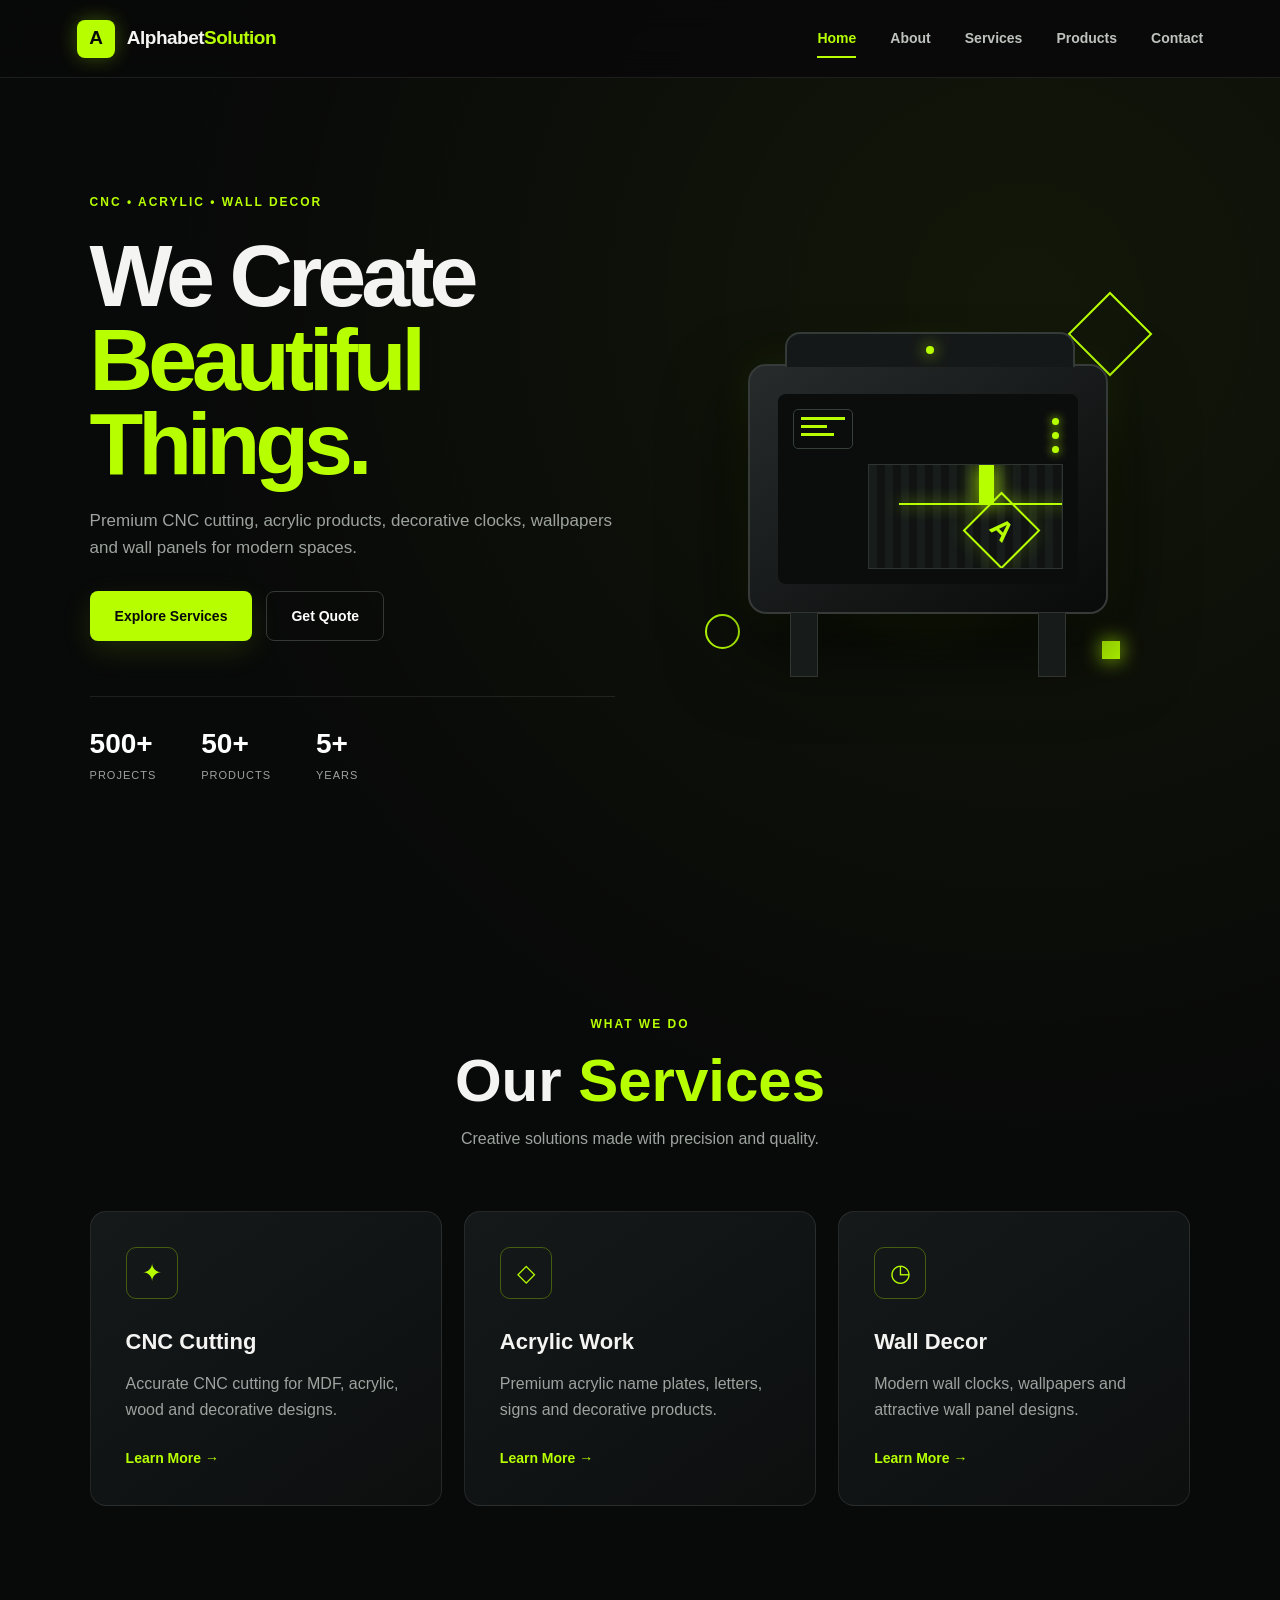
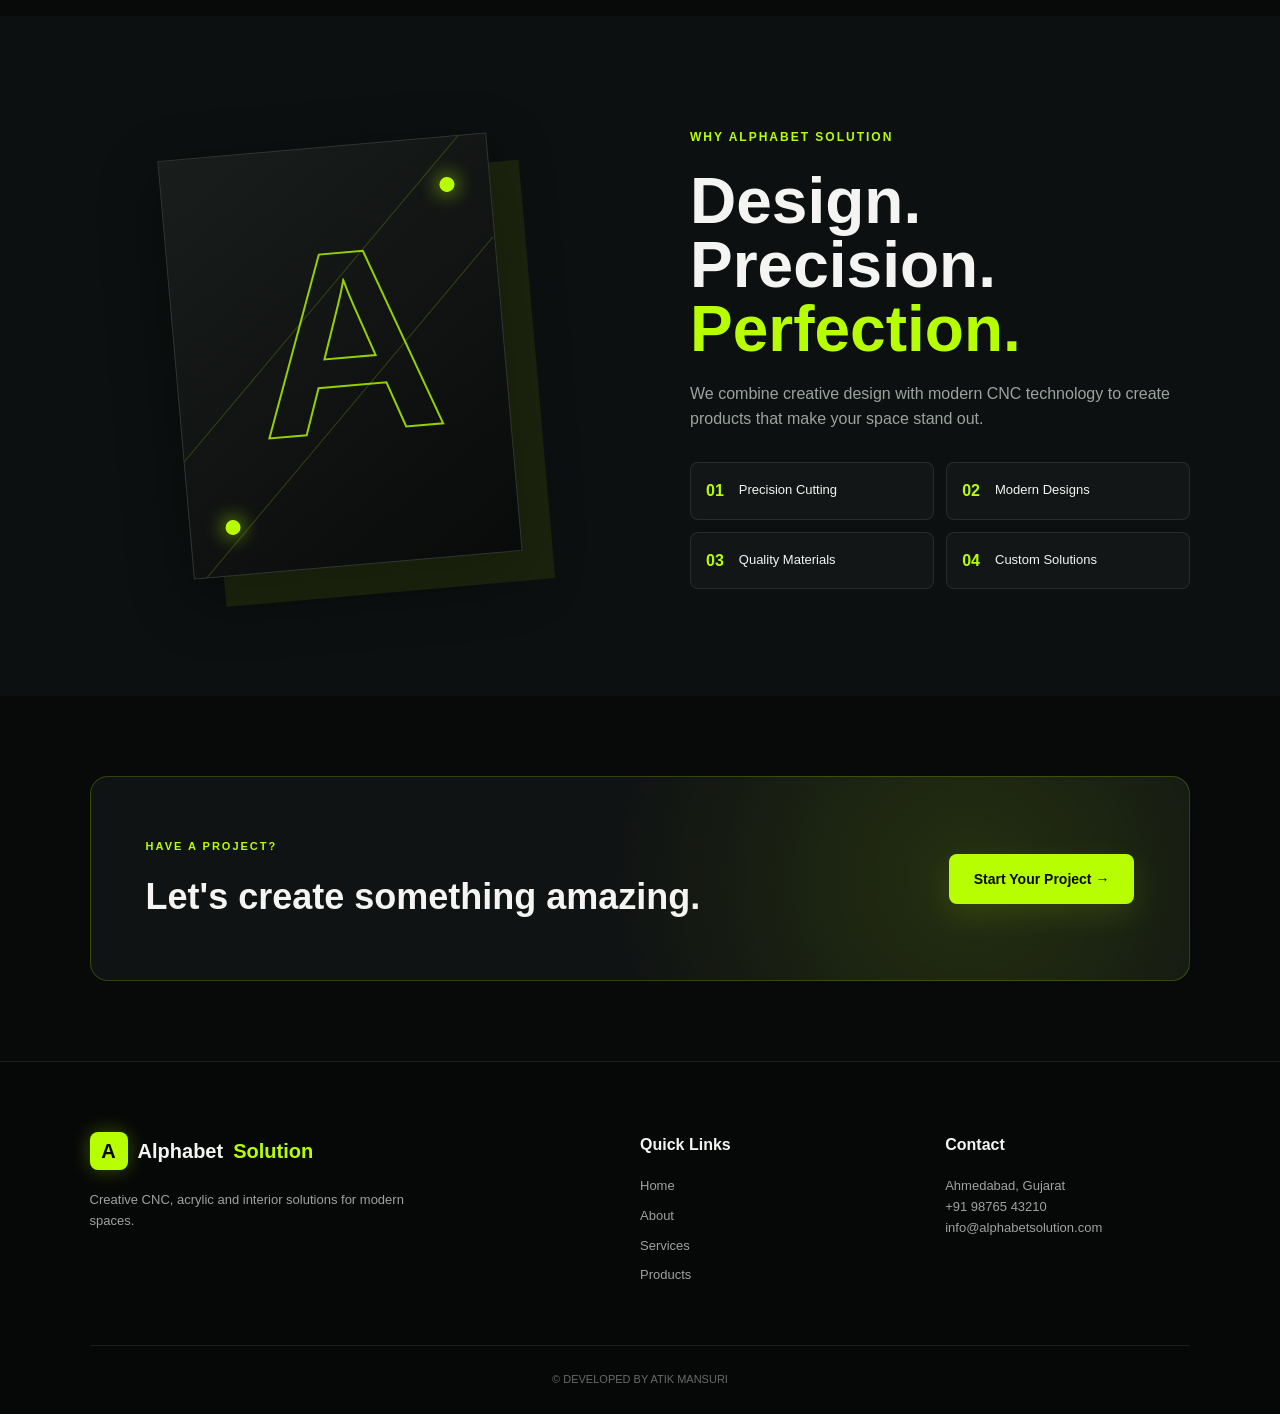
<file: index.html>
<!DOCTYPE html>
<html lang="en">
<head>
    <meta charset="UTF-8">
    <meta name="viewport" content="width=device-width, initial-scale=1.0">

    <title>Alphabet Solution | CNC & Interior Solutions</title>

    <link rel="stylesheet" href="css.css">
    <script src="java.js" defer></script>
</head>

<body>

<!-- NAVBAR -->
<header class="navbar">
    <a href="index.html" class="logo">
        <span class="logo-box">A</span>
        <span>Alphabet<span class="green">Solution</span></span>
    </a>

    <button class="menu-btn" id="menuBtn">☰</button>

    <nav id="nav">
        <a href="index.html" class="active">Home</a>
        <a href="about.html">About</a>
        <a href="services.html">Services</a>
        <a href="products.html">Products</a>
        <a href="contact.html">Contact</a>
    </nav>
</header>


<!-- HERO -->
<section class="hero">

    <div class="hero-content reveal-left">

        <div class="small-title">
            CNC • ACRYLIC • WALL DECOR
        </div>

        <h1>
            We Create
            <span>Beautiful Things.</span>
        </h1>

        <p>
            Premium CNC cutting, acrylic products, decorative
            clocks, wallpapers and wall panels for modern spaces.
        </p>

        <div class="hero-buttons">
            <a href="services.html" class="btn btn-primary">
                Explore Services
            </a>

            <a href="contact.html" class="btn btn-outline">
                Get Quote
            </a>
        </div>

        <div class="hero-mini-stats">
            <div>
                <strong data-count="500">0</strong>
                <span>Projects</span>
            </div>

            <div>
                <strong data-count="50">0</strong>
                <span>Products</span>
            </div>

            <div>
                <strong data-count="5">0</strong>
                <span>Years</span>
            </div>
        </div>

    </div>


    <!-- CSS GRAPHIC -->
    <div class="hero-graphic reveal-right">

        <div class="glow-circle"></div>

        <div class="machine">

            <div class="machine-top">
                <div class="top-light"></div>
            </div>

            <div class="machine-body">

                <div class="machine-screen">
                    <span></span>
                    <span></span>
                    <span></span>
                </div>

                <div class="machine-window">
                    <div class="laser"></div>
                    <div class="cut-head"></div>

                    <div class="work-piece">
                        A
                    </div>
                </div>

                <div class="machine-panel">
                    <span></span>
                    <span></span>
                    <span></span>
                </div>

            </div>

            <div class="machine-leg leg-left"></div>
            <div class="machine-leg leg-right"></div>

        </div>

        <div class="floating-shape diamond"></div>
        <div class="floating-shape circle"></div>
        <div class="floating-square"></div>

    </div>

</section>


<!-- SERVICES -->
<section class="section">

    <div class="section-heading reveal">
        <span>WHAT WE DO</span>
        <h2>Our <b>Services</b></h2>
        <p>Creative solutions made with precision and quality.</p>
    </div>

    <div class="cards">

        <div class="service-card reveal">
            <div class="card-icon">✦</div>
            <h3>CNC Cutting</h3>
            <p>
                Accurate CNC cutting for MDF, acrylic, wood
                and decorative designs.
            </p>
            <a href="services.html">Learn More →</a>
        </div>

        <div class="service-card reveal">
            <div class="card-icon">◇</div>
            <h3>Acrylic Work</h3>
            <p>
                Premium acrylic name plates, letters,
                signs and decorative products.
            </p>
            <a href="services.html">Learn More →</a>
        </div>

        <div class="service-card reveal">
            <div class="card-icon">◷</div>
            <h3>Wall Decor</h3>
            <p>
                Modern wall clocks, wallpapers and
                attractive wall panel designs.
            </p>
            <a href="services.html">Learn More →</a>
        </div>

    </div>

</section>


<!-- FEATURE -->
<section class="feature-section">

    <div class="feature-visual reveal-left">

        <div class="abstract-panel">
            <div class="panel-line line-one"></div>
            <div class="panel-line line-two"></div>

            <div class="abstract-letter">A</div>

            <div class="small-orb orb-one"></div>
            <div class="small-orb orb-two"></div>
        </div>

    </div>

    <div class="feature-content reveal-right">

        <span class="eyebrow">WHY ALPHABET SOLUTION</span>

        <h2>
            Design. Precision.
            <span>Perfection.</span>
        </h2>

        <p>
            We combine creative design with modern CNC technology
            to create products that make your space stand out.
        </p>

        <div class="feature-list">

            <div>
                <b>01</b>
                <span>Precision Cutting</span>
            </div>

            <div>
                <b>02</b>
                <span>Modern Designs</span>
            </div>

            <div>
                <b>03</b>
                <span>Quality Materials</span>
            </div>

            <div>
                <b>04</b>
                <span>Custom Solutions</span>
            </div>

        </div>

    </div>

</section>


<!-- CTA -->
<section class="cta reveal">

    <div>
        <span>HAVE A PROJECT?</span>
        <h2>Let's create something amazing.</h2>
    </div>

    <a href="contact.html" class="btn btn-primary">
        Start Your Project →
    </a>

</section>


<!-- FOOTER -->
<footer>

    <div class="footer-grid">

        <div>
            <div class="footer-logo">
                <span class="logo-box">A</span>
                Alphabet<span>Solution</span>
            </div>

            <p>
                Creative CNC, acrylic and interior
                solutions for modern spaces.
            </p>
        </div>

        <div>
            <h4>Quick Links</h4>
            <a href="index.html">Home</a>
            <a href="about.html">About</a>
            <a href="services.html">Services</a>
            <a href="products.html">Products</a>
        </div>

        <div>
            <h4>Contact</h4>
            <p>Ahmedabad, Gujarat</p>
            <p>+91 98765 43210</p>
            <p>info@alphabetsolution.com</p>
        </div>

    </div>

    <div class="copyright">
        © DEVELOPED BY ATIK MANSURI
    </div>

</footer>

</body>
</html>
</file>
<file: css.css>
/* =========================================
   ALPHABET SOLUTION
   MAIN CSS
========================================= */

:root {
    --bg: #080909;
    --bg2: #101212;
    --card: #131616;
    --card2: #181c1c;
    --text: #f4f5f2;
    --muted: #9da39f;
    --green: #b7ff00;
    --green-dark: #7ea900;
    --border: rgba(255,255,255,.09);
    --shadow: 0 20px 60px rgba(0,0,0,.4);
}


* {
    margin: 0;
    padding: 0;
    box-sizing: border-box;
}


html {
    scroll-behavior: smooth;
}


body {
    background:
        radial-gradient(
            circle at 80% 10%,
            rgba(183,255,0,.06),
            transparent 30%
        ),
        var(--bg);

    color: var(--text);

    font-family:
        Arial,
        Helvetica,
        sans-serif;

    line-height: 1.6;

    overflow-x: hidden;
}


a {
    color: inherit;
    text-decoration: none;
}


button,
input,
textarea,
select {
    font: inherit;
}


button {
    cursor: pointer;
}


/* =========================================
   NAVBAR
========================================= */

.navbar {
    height: 78px;

    padding: 0 6%;

    display: flex;
    align-items: center;
    justify-content: space-between;

    background: rgba(8,9,9,.88);

    border-bottom: 1px solid var(--border);

    backdrop-filter: blur(15px);

    position: sticky;
    top: 0;

    z-index: 1000;
}


.logo {
    display: flex;
    align-items: center;
    gap: 12px;

    font-size: 19px;
    font-weight: 800;

    letter-spacing: -.5px;
}


.logo-box {
    width: 38px;
    height: 38px;

    display: grid;
    place-items: center;

    background: var(--green);

    color: #080909;

    font-weight: 900;

    border-radius: 8px;

    box-shadow:
        0 0 20px rgba(183,255,0,.3);
}


.green,
.footer-logo span:last-child {
    color: var(--green);
}


nav {
    display: flex;
    align-items: center;
    gap: 34px;
}


nav a {
    color: #bfc3bf;

    font-size: 14px;
    font-weight: 600;

    position: relative;

    transition: .3s;
}


nav a:hover,
nav a.active {
    color: var(--green);
}


nav a::after {
    content: "";

    position: absolute;

    left: 0;
    bottom: -8px;

    width: 0;
    height: 2px;

    background: var(--green);

    transition: .3s;
}


nav a:hover::after,
nav a.active::after {
    width: 100%;
}


.menu-btn {
    display: none;

    background: none;
    border: none;

    color: white;

    font-size: 28px;
}


/* =========================================
   BUTTONS
========================================= */

.btn {
    display: inline-flex;

    align-items: center;
    justify-content: center;

    min-height: 50px;

    padding: 0 24px;

    border-radius: 8px;

    font-size: 14px;
    font-weight: 800;

    transition: .3s;

    border: 1px solid transparent;
}


.btn-primary {
    background: var(--green);
    color: #090a08;

    box-shadow:
        0 10px 30px rgba(183,255,0,.12);
}


.btn-primary:hover {
    transform: translateY(-4px);

    box-shadow:
        0 15px 40px rgba(183,255,0,.25);
}


.btn-outline {
    border-color: #343938;

    color: white;

    background: transparent;
}


.btn-outline:hover {
    border-color: var(--green);
    color: var(--green);

    transform: translateY(-4px);
}


/* =========================================
   HERO
========================================= */

.hero {
    min-height: calc(100vh - 78px);

    padding: 80px 7%;

    display: grid;

    grid-template-columns:
        1fr
        1fr;

    gap: 50px;

    align-items: center;

    position: relative;
}


.hero-content {
    max-width: 650px;
}


.small-title,
.eyebrow,
.page-hero-content > span,
.section-heading > span {
    color: var(--green);

    font-size: 12px;

    font-weight: 900;

    letter-spacing: 2px;
}


.hero h1 {
    font-size: clamp(52px, 7vw, 88px);

    line-height: .95;

    letter-spacing: -5px;

    margin: 22px 0;
}


.hero h1 span {
    display: block;
    color: var(--green);
}


.hero p {
    color: var(--muted);

    max-width: 560px;

    font-size: 17px;

    margin-bottom: 30px;
}


.hero-buttons {
    display: flex;
    gap: 14px;
    flex-wrap: wrap;
}


.hero-mini-stats {
    display: flex;

    gap: 45px;

    margin-top: 55px;

    padding-top: 25px;

    border-top: 1px solid var(--border);
}


.hero-mini-stats div {
    display: flex;
    flex-direction: column;
}


.hero-mini-stats strong {
    color: white;

    font-size: 28px;
}


.hero-mini-stats span {
    color: var(--muted);

    font-size: 11px;

    text-transform: uppercase;

    letter-spacing: 1px;
}


/* =========================================
   CNC GRAPHIC
========================================= */

.hero-graphic {
    position: relative;

    width: 100%;
    height: 480px;

    display: flex;

    align-items: center;
    justify-content: center;
}


.glow-circle {
    position: absolute;

    width: 380px;
    height: 380px;

    border-radius: 50%;

    background:
        radial-gradient(
            circle,
            rgba(183,255,0,.15),
            transparent 65%
        );

    filter: blur(5px);
}


.machine {
    width: 360px;
    height: 250px;

    position: relative;

    z-index: 3;

    background:
        linear-gradient(
            145deg,
            #272b2b,
            #090a0a
        );

    border: 2px solid #363b39;

    border-radius: 18px;

    box-shadow:
        0 35px 80px rgba(0,0,0,.7),
        0 0 40px rgba(183,255,0,.08);

    animation: machineFloat 4s ease-in-out infinite;
}


.machine-top {
    position: absolute;

    width: 290px;
    height: 35px;

    left: 35px;
    top: -34px;

    background: #151818;

    border: 2px solid #343a38;

    border-bottom: none;

    border-radius: 15px 15px 0 0;
}


.top-light {
    width: 8px;
    height: 8px;

    border-radius: 50%;

    background: var(--green);

    box-shadow: 0 0 15px var(--green);

    margin: 12px auto;
}


.machine-body {
    position: absolute;

    inset: 28px;

    background: #0b0d0d;

    border-radius: 8px;

    overflow: hidden;
}


.machine-screen {
    position: absolute;

    top: 15px;
    left: 15px;

    width: 60px;
    height: 40px;

    border: 1px solid #344038;

    border-radius: 5px;

    padding: 7px;
}


.machine-screen span {
    display: block;

    height: 3px;

    background: var(--green);

    margin-bottom: 5px;

    animation: screenBlink 1.5s infinite;
}


.machine-screen span:nth-child(2) {
    width: 60%;
}


.machine-screen span:nth-child(3) {
    width: 75%;
}


.machine-window {
    position: absolute;

    left: 90px;
    right: 15px;
    bottom: 15px;

    height: 105px;

    background:
        repeating-linear-gradient(
            90deg,
            #181d1b 0,
            #181d1b 8px,
            #101312 8px,
            #101312 16px
        );

    border: 1px solid #2f3632;

    overflow: hidden;
}


.work-piece {
    position: absolute;

    left: 105px;
    top: 38px;

    width: 55px;
    height: 55px;

    display: grid;
    place-items: center;

    color: var(--green);

    border: 2px solid var(--green);

    font-size: 28px;
    font-weight: 900;

    transform: rotate(45deg);

    box-shadow: 0 0 20px rgba(183,255,0,.2);
}


.work-piece::first-letter {
    transform: rotate(-45deg);
}


.cut-head {
    position: absolute;

    top: 0;

    left: 110px;

    width: 15px;
    height: 38px;

    background: var(--green);

    box-shadow: 0 0 20px var(--green);

    animation: cutterMove 3s infinite ease-in-out;
}


.laser {
    position: absolute;

    top: 38px;
    left: 30px;

    width: 220px;
    height: 2px;

    background: var(--green);

    box-shadow: 0 0 15px var(--green);

    animation: laserMove 2s infinite;
}


.machine-panel {
    position: absolute;

    right: 12px;
    top: 17px;
}


.machine-panel span {
    display: block;

    width: 7px;
    height: 7px;

    border-radius: 50%;

    background: var(--green);

    margin: 7px;

    box-shadow: 0 0 10px var(--green);
}


.machine-leg {
    position: absolute;

    width: 28px;
    height: 65px;

    bottom: -65px;

    background: #171b1a;

    border: 1px solid #303532;
}


.leg-left {
    left: 40px;
}


.leg-right {
    right: 40px;
}


/* floating objects */

.floating-shape,
.floating-square {
    position: absolute;

    border: 2px solid var(--green);

    z-index: 1;
}


.diamond {
    width: 60px;
    height: 60px;

    right: 50px;
    top: 55px;

    transform: rotate(45deg);

    animation: rotateShape 8s linear infinite;
}


.circle {
    width: 35px;
    height: 35px;

    border-radius: 50%;

    left: 40px;
    bottom: 80px;

    animation: floating 3s infinite ease-in-out;
}


.floating-square {
    width: 18px;
    height: 18px;

    right: 70px;
    bottom: 70px;

    background: var(--green);

    box-shadow: 0 0 20px var(--green);

    animation: floating 2s infinite ease-in-out;
}


/* =========================================
   SECTIONS
========================================= */

.section {
    padding: 110px 7%;
}


.section-heading {
    text-align: center;

    max-width: 700px;

    margin: 0 auto 60px;
}


.section-heading h2 {
    font-size: clamp(38px, 5vw, 60px);

    line-height: 1;

    margin: 15px 0;
}


.section-heading h2 b {
    color: var(--green);
}


.section-heading p {
    color: var(--muted);
}


/* =========================================
   SERVICE CARDS
========================================= */

.cards {
    display: grid;

    grid-template-columns:
        repeat(3, 1fr);

    gap: 22px;
}


.service-card {
    padding: 35px;

    background:
        linear-gradient(
            145deg,
            #151919,
            #0d0f0f
        );

    border: 1px solid var(--border);

    border-radius: 16px;

    transition: .4s;

    position: relative;

    overflow: hidden;
}


.service-card::before {
    content: "";

    position: absolute;

    width: 120px;
    height: 120px;

    border-radius: 50%;

    background: var(--green);

    filter: blur(70px);

    opacity: 0;

    right: -60px;
    top: -60px;

    transition: .4s;
}


.service-card:hover {
    transform: translateY(-10px);

    border-color:
        rgba(183,255,0,.3);
}


.service-card:hover::before {
    opacity: .15;
}


.card-icon {
    width: 52px;
    height: 52px;

    display: grid;
    place-items: center;

    border: 1px solid rgba(183,255,0,.3);

    color: var(--green);

    font-size: 24px;

    border-radius: 10px;

    margin-bottom: 25px;
}


.service-card h3 {
    font-size: 22px;

    margin-bottom: 12px;
}


.service-card p {
    color: var(--muted);

    margin-bottom: 22px;
}


.service-card a {
    color: var(--green);

    font-weight: 700;

    font-size: 14px;
}


/* =========================================
   FEATURE
========================================= */

.feature-section {
    padding: 100px 7%;

    display: grid;

    grid-template-columns:
        1fr 1fr;

    gap: 100px;

    align-items: center;

    background: #0d1010;
}


.feature-visual {
    min-height: 480px;

    display: grid;
    place-items: center;
}


.abstract-panel {
    width: 330px;
    height: 420px;

    position: relative;

    border: 1px solid #313733;

    background:
        linear-gradient(
            145deg,
            #191d1b,
            #090b0b
        );

    transform: rotate(-5deg);

    box-shadow:
        30px 30px 0 rgba(183,255,0,.08),
        var(--shadow);

    overflow: hidden;
}


.abstract-letter {
    position: absolute;

    left: 80px;
    top: 65px;

    font-size: 260px;

    line-height: 1;

    font-weight: 900;

    color: transparent;

    -webkit-text-stroke:
        2px var(--green);

    opacity: .8;
}


.panel-line {
    position: absolute;

    width: 500px;
    height: 1px;

    background: var(--green);

    opacity: .2;

    transform: rotate(-45deg);
}


.line-one {
    top: 150px;
    left: -100px;
}


.line-two {
    top: 280px;
    left: -100px;
}


.small-orb {
    position: absolute;

    width: 15px;
    height: 15px;

    border-radius: 50%;

    background: var(--green);

    box-shadow: 0 0 20px var(--green);
}


.orb-one {
    right: 35px;
    top: 40px;
}


.orb-two {
    left: 35px;
    bottom: 40px;
}


.feature-content h2 {
    font-size: clamp(40px, 5vw, 65px);

    line-height: 1;

    margin: 20px 0;
}


.feature-content h2 span {
    display: block;

    color: var(--green);
}


.feature-content > p {
    color: var(--muted);

    max-width: 550px;

    margin-bottom: 30px;
}


.feature-list {
    display: grid;

    grid-template-columns:
        1fr 1fr;

    gap: 12px;
}


.feature-list div {
    display: flex;

    gap: 15px;

    align-items: center;

    padding: 15px;

    background: #121616;

    border: 1px solid var(--border);

    border-radius: 8px;
}


.feature-list b {
    color: var(--green);
}


.feature-list span {
    font-size: 13px;
}


/* =========================================
   CTA
========================================= */

.cta {
    margin: 80px 7%;

    padding: 55px;

    border: 1px solid rgba(183,255,0,.2);

    border-radius: 18px;

    background:
        radial-gradient(
            circle at 80% 50%,
            rgba(183,255,0,.12),
            transparent 40%
        ),
        #101313;

    display: flex;

    align-items: center;

    justify-content: space-between;

    gap: 30px;
}


.cta span {
    color: var(--green);

    font-size: 11px;

    letter-spacing: 2px;

    font-weight: 900;
}


.cta h2 {
    font-size: 36px;

    margin-top: 10px;
}


/* =========================================
   PAGE HERO
========================================= */

.page-hero {
    min-height: 430px;

    padding: 100px 7%;

    position: relative;

    display: flex;

    align-items: center;

    overflow: hidden;

    border-bottom: 1px solid var(--border);
}


.page-hero-content {
    position: relative;

    z-index: 2;

    max-width: 800px;
}


.page-hero h1 {
    font-size: clamp(48px, 7vw, 82px);

    line-height: .95;

    letter-spacing: -4px;

    margin: 20px 0;
}


.page-hero h1 b {
    display: block;

    color: var(--green);
}


.page-hero p {
    color: var(--muted);

    font-size: 17px;

    max-width: 600px;
}


.page-shape {
    position: absolute;

    width: 450px;
    height: 450px;

    right: -150px;
    top: -80px;

    border: 1px solid rgba(183,255,0,.2);

    transform: rotate(45deg);

    box-shadow:
        0 0 100px rgba(183,255,0,.08);

    animation: rotateShape 15s linear infinite;
}


.page-shape::before {
    content: "";

    position: absolute;

    inset: 60px;

    border: 1px solid rgba(183,255,0,.2);
}


/* =========================================
   ABOUT
========================================= */

.about-section {
    padding: 120px 7%;

    display: grid;

    grid-template-columns:
        1fr 1fr;

    gap: 100px;

    align-items: center;
}


.about-visual {
    display: grid;
    place-items: center;
}


.about-card {
    width: 360px;
    height: 400px;

    position: relative;

    background:
        linear-gradient(
            145deg,
            #1a1e1d,
            #0a0c0c
        );

    border: 1px solid #303633;

    overflow: hidden;

    display: grid;

    place-items: center;

    box-shadow: var(--shadow);
}


.big-a {
    font-size: 270px;

    font-weight: 900;

    line-height: 1;

    color: transparent;

    -webkit-text-stroke:
        2px var(--green);
}


.about-ring {
    position: absolute;

    border-radius: 50%;

    border: 1px solid var(--green);

    opacity: .3;
}


.ring-one {
    width: 260px;
    height: 260px;
}


.ring-two {
    width: 330px;
    height: 330px;
}


.about-dot {
    position: absolute;

    width: 15px;
    height: 15px;

    border-radius: 50%;

    background: var(--green);

    box-shadow: 0 0 30px var(--green);

    top: 50px;
    right: 50px;
}


.about-content h2 {
    font-size: clamp(40px, 5vw, 65px);

    line-height: 1;

    margin: 20px 0;
}


.about-content h2 span {
    color: var(--green);
}


.about-content > p {
    color: var(--muted);

    margin-bottom: 18px;
}


.about-points {
    display: grid;

    grid-template-columns:
        1fr 1fr;

    gap: 12px;

    margin-top: 30px;
}


.about-points div {
    display: flex;

    gap: 12px;

    align-items: center;

    padding: 14px;

    background: var(--card);

    border: 1px solid var(--border);

    border-radius: 8px;
}


.about-points b {
    color: var(--green);
}


/* =========================================
   STATS
========================================= */

.stats-section {
    padding: 70px 7%;

    display: grid;

    grid-template-columns:
        repeat(4, 1fr);

    background: #101313;

    border-top: 1px solid var(--border);
    border-bottom: 1px solid var(--border);
}


.stat {
    text-align: center;

    padding: 20px;

    border-right: 1px solid var(--border);
}


.stat:last-child {
    border: none;
}


.stat strong {
    display: block;

    color: var(--green);

    font-size: 50px;

    line-height: 1;
}


.stat span {
    display: block;

    color: var(--muted);

    margin-top: 10px;

    font-size: 12px;

    text-transform: uppercase;

    letter-spacing: 1px;
}


/* =========================================
   VALUES
========================================= */

.values-grid {
    display: grid;

    grid-template-columns:
        repeat(3, 1fr);

    gap: 22px;
}


.value-card {
    padding: 35px;

    background: var(--card);

    border: 1px solid var(--border);

    border-radius: 14px;

    transition: .3s;
}


.value-card:hover {
    transform: translateY(-8px);

    border-color:
        rgba(183,255,0,.3);
}


.value-card > span {
    color: var(--green);

    font-size: 13px;
}


.value-card h3 {
    font-size: 25px;

    margin: 25px 0 10px;
}


.value-card p {
    color: var(--muted);
}


/* =========================================
   SERVICES PAGE
========================================= */

.service-grid-large {
    display: grid;

    grid-template-columns:
        repeat(3, 1fr);

    gap: 22px;
}


.large-service {
    padding: 35px;

    min-height: 390px;

    background:
        linear-gradient(
            145deg,
            #171b1a,
            #0c0f0f
        );

    border: 1px solid var(--border);

    border-radius: 15px;

    position: relative;

    overflow: hidden;

    transition: .4s;
}


.large-service:hover {
    transform: translateY(-8px);

    border-color:
        rgba(183,255,0,.35);
}


.service-number {
    position: absolute;

    right: 25px;
    top: 20px;

    color: rgba(255,255,255,.1);

    font-size: 55px;

    font-weight: 900;
}


.service-symbol {
    width: 60px;
    height: 60px;

    display: grid;
    place-items: center;

    color: var(--green);

    border: 1px solid rgba(183,255,0,.3);

    border-radius: 10px;

    font-size: 27px;

    margin-bottom: 40px;
}


.large-service h3 {
    font-size: 26px;

    margin-bottom: 15px;
}


.large-service p {
    color: var(--muted);

    margin-bottom: 25px;
}


.large-service ul {
    list-style: none;

    color: #c5cac6;

    font-size: 14px;
}


.large-service li {
    margin: 9px 0;
}


/* =========================================
   PRODUCTS
========================================= */

.filters {
    display: flex;

    justify-content: center;

    gap: 10px;

    flex-wrap: wrap;

    margin-bottom: 45px;
}


.filter {
    border: 1px solid var(--border);

    background: transparent;

    color: #b8bdb9;

    padding: 11px 20px;

    border-radius: 50px;

    transition: .3s;
}


.filter:hover,
.filter.active {
    color: #090a08;

    background: var(--green);

    border-color: var(--green);
}


.products-grid {
    display: grid;

    grid-template-columns:
        repeat(3, 1fr);

    gap: 22px;
}


.product-card {
    background: var(--card);

    border: 1px solid var(--border);

    border-radius: 15px;

    overflow: hidden;

    transition: .4s;
}


.product-card:hover {
    transform: translateY(-8px);

    border-color:
        rgba(183,255,0,.3);
}


.product-visual {
    height: 260px;

    position: relative;

    display: grid;

    place-items: center;

    overflow: hidden;

    background: #0c0f0f;
}


/* Acrylic */
.acrylic-visual {
    background:
        radial-gradient(
            circle,
            rgba(183,255,0,.15),
            transparent 60%
        );
}


.acrylic-letter {
    font-size: 130px;

    font-weight: 900;

    color: transparent;

    -webkit-text-stroke:
        3px var(--green);

    animation: floating 3s infinite ease-in-out;
}


.shine {
    position: absolute;

    width: 180px;
    height: 500px;

    background:
        linear-gradient(
            transparent,
            rgba(255,255,255,.12),
            transparent
        );

    transform: rotate(25deg);

    animation: shineMove 3s infinite;
}


/* Clock */
.clock-face {
    width: 170px;
    height: 170px;

    border-radius: 50%;

    border: 3px solid var(--green);

    position: relative;

    box-shadow:
        0 0 30px rgba(183,255,0,.15);
}


.clock-hand {
    position: absolute;

    left: 50%;
    bottom: 50%;

    width: 3px;

    transform-origin: bottom;

    background: var(--green);

    border-radius: 5px;
}


.hour {
    height: 50px;

    transform: rotate(40deg);
}


.minute {
    height: 65px;

    transform: rotate(125deg);
}


.clock-center {
    position: absolute;

    width: 12px;
    height: 12px;

    background: var(--green);

    border-radius: 50%;

    left: calc(50% - 6px);
    top: calc(50% - 6px);
}


.number {
    position: absolute;

    color: var(--green);

    font-size: 13px;
}


.n12 {
    top: 10px;
    left: 50%;

    transform: translateX(-50%);
}


.n3 {
    right: 12px;
    top: 50%;

    transform: translateY(-50%);
}


.n6 {
    bottom: 10px;
    left: 50%;

    transform: translateX(-50%);
}


.n9 {
    left: 12px;
    top: 50%;

    transform: translateY(-50%);
}


/* Panels */
.panel-visual {
    background:
        linear-gradient(
            135deg,
            #171c1a,
            #0b0d0d
        );
}


.panel-grid {
    width: 190px;

    display: grid;

    grid-template-columns:
        repeat(3, 1fr);

    gap: 6px;

    transform: rotate(-10deg);
}


.panel-grid span {
    height: 55px;

    border: 1px solid var(--green);

    background:
        linear-gradient(
            135deg,
            rgba(183,255,0,.1),
            transparent
        );

    animation: panelPulse 2s infinite alternate;
}


.panel-grid span:nth-child(even) {
    animation-delay: .3s;
}


/* CNC */
.cnc-visual {
    background:
        repeating-linear-gradient(
            45deg,
            #121616,
            #121616 10px,
            #0b0e0e 10px,
            #0b0e0e 20px
        );
}


.cnc-pattern {
    width: 170px;
    height: 170px;

    display: grid;

    grid-template-columns:
        repeat(2, 1fr);

    gap: 15px;

    transform: rotate(45deg);
}


.cnc-pattern span {
    border: 2px solid var(--green);

    border-radius: 5px;

    box-shadow:
        0 0 15px rgba(183,255,0,.1);
}


/* Sign */
.sign-visual {
    background:
        radial-gradient(
            circle,
            rgba(183,255,0,.1),
            transparent 60%
        );
}


.sign-board {
    padding: 28px 40px;

    border: 2px solid var(--green);

    color: var(--green);

    font-weight: 900;

    letter-spacing: 5px;

    box-shadow:
        0 0 30px rgba(183,255,0,.12);
}


/* Wallpaper */
.wallpaper-visual {
    background:
        repeating-linear-gradient(
            45deg,
            #1a1f1d,
            #1a1f1d 20px,
            #101312 20px,
            #101312 40px
        );
}


.wallpaper-lines {
    width: 180px;
    height: 180px;

    border: 2px solid var(--green);

    transform: rotate(45deg);

    box-shadow:
        0 0 0 20px rgba(183,255,0,.03),
        0 0 0 40px rgba(183,255,0,.02);
}


.product-info {
    padding: 25px;
}


.product-info > span {
    color: var(--green);

    font-size: 10px;

    letter-spacing: 2px;

    font-weight: 900;
}


.product-info h3 {
    margin: 10px 0;

    font-size: 21px;
}


.product-info p {
    color: var(--muted);

    font-size: 14px;

    margin-bottom: 20px;
}


.product-info a {
    color: var(--green);

    font-weight: 700;

    font-size: 13px;
}


/* =========================================
   CONTACT
========================================= */

.contact-section {
    padding: 110px 7%;

    display: grid;

    grid-template-columns:
        .8fr 1.2fr;

    gap: 100px;
}


.contact-info h2 {
    font-size: clamp(40px, 5vw, 65px);

    line-height: 1;

    margin: 20px 0;
}


.contact-info h2 span {
    color: var(--green);

    display: block;
}


.contact-info > p {
    color: var(--muted);

    max-width: 500px;

    margin-bottom: 40px;
}


.contact-item {
    display: flex;

    gap: 18px;

    align-items: center;

    margin: 25px 0;
}


.contact-icon {
    width: 48px;
    height: 48px;

    display: grid;
    place-items: center;

    color: var(--green);

    border: 1px solid rgba(183,255,0,.25);

    border-radius: 8px;
}


.contact-item small {
    display: block;

    color: #727875;

    font-size: 9px;

    letter-spacing: 2px;

    margin-bottom: 4px;
}


.contact-item strong {
    font-size: 14px;
}


.contact-form-box {
    padding: 35px;

    background: var(--card);

    border: 1px solid var(--border);

    border-radius: 16px;
}


.form-row {
    display: grid;

    grid-template-columns:
        1fr 1fr;

    gap: 15px;
}


.form-group {
    margin-bottom: 18px;
}


.form-group label {
    display: block;

    font-size: 12px;

    color: #cbd0cc;

    margin-bottom: 7px;
}


.form-group input,
.form-group textarea,
.form-group select {
    width: 100%;

    padding: 14px 15px;

    background: #0b0e0e;

    color: white;

    border: 1px solid #2b312e;

    border-radius: 7px;

    outline: none;

    transition: .3s;
}


.form-group textarea {
    resize: vertical;
}


.form-group input:focus,
.form-group textarea:focus,
.form-group select:focus {
    border-color: var(--green);

    box-shadow:
        0 0 0 3px rgba(183,255,0,.05);
}


.form-group select option {
    background: #111;
}


.form-btn {
    width: 100%;
}


#formMessage {
    margin-top: 15px;

    color: var(--green);

    text-align: center;

    font-size: 13px;
}


/* =========================================
   FOOTER
========================================= */

footer {
    padding: 70px 7% 25px;

    background: #060707;

    border-top: 1px solid var(--border);
}


.footer-grid {
    display: grid;

    grid-template-columns:
        2fr 1fr 1fr;

    gap: 60px;

    padding-bottom: 50px;
}


.footer-logo {
    display: flex;

    align-items: center;

    gap: 10px;

    font-size: 20px;

    font-weight: 900;

    margin-bottom: 20px;
}


.footer-grid p {
    color: var(--muted);

    font-size: 13px;

    max-width: 350px;
}


.footer-grid h4 {
    margin-bottom: 18px;
}


.footer-grid a {
    display: block;

    color: var(--muted);

    font-size: 13px;

    margin: 9px 0;

    transition: .3s;
}


.footer-grid a:hover {
    color: var(--green);

    padding-left: 5px;
}


.copyright {
    padding-top: 25px;

    border-top: 1px solid var(--border);

    color: #666c68;

    font-size: 11px;

    text-align: center;
}


/* =========================================
   ANIMATION CLASSES
========================================= */

.reveal,
.reveal-left,
.reveal-right {
    opacity: 0;

    transition:
        opacity .8s ease,
        transform .8s ease;
}


.reveal {
    transform: translateY(35px);
}


.reveal-left {
    transform: translateX(-45px);
}


.reveal-right {
    transform: translateX(45px);
}


.reveal.show,
.reveal-left.show,
.reveal-right.show {
    opacity: 1;

    transform: translate(0);
}


/* =========================================
   KEYFRAMES
========================================= */

@keyframes machineFloat {

    0%,
    100% {
        transform: translateY(0);
    }

    50% {
        transform: translateY(-12px);
    }

}


@keyframes cutterMove {

    0%,
    100% {
        left: 60px;
    }

    50% {
        left: 200px;
    }

}


@keyframes laserMove {

    0% {
        opacity: .2;
        transform: scaleX(.3);
        transform-origin: left;
    }

    50% {
        opacity: 1;
        transform: scaleX(1);
    }

    100% {
        opacity: .2;
        transform: scaleX(.3);
        transform-origin: right;
    }

}


@keyframes screenBlink {

    0%,
    100% {
        opacity: .3;
    }

    50% {
        opacity: 1;
    }

}


@keyframes floating {

    0%,
    100% {
        transform: translateY(0);
    }

    50% {
        transform: translateY(-18px);
    }

}


@keyframes rotateShape {

    from {
        transform: rotate(0);
    }

    to {
        transform: rotate(360deg);
    }

}


@keyframes shineMove {

    0% {
        left: -200px;
    }

    100% {
        left: 500px;
    }

}


@keyframes panelPulse {

    from {
        opacity: .3;
    }

    to {
        opacity: 1;
    }

}


/* =========================================
   RESPONSIVE
========================================= */

@media (max-width: 1000px) {

    .hero,
    .feature-section,
    .about-section,
    .contact-section {
        grid-template-columns: 1fr;
    }


    .hero {
        text-align: center;
    }


    .hero-content {
        margin: auto;
    }


    .hero p {
        margin-left: auto;
        margin-right: auto;
    }


    .hero-buttons,
    .hero-mini-stats {
        justify-content: center;
    }


    .cards,
    .service-grid-large,
    .products-grid {
        grid-template-columns:
            repeat(2, 1fr);
    }


    .feature-section {
        gap: 30px;
    }


    .feature-content {
        text-align: center;
    }


    .feature-content > p {
        margin-left: auto;
        margin-right: auto;
    }


    .feature-list {
        text-align: left;
    }


    .about-content {
        text-align: center;
    }


    .about-points {
        text-align: left;
    }


    .stats-section {
        grid-template-columns:
            repeat(2, 1fr);
    }


    .stat:nth-child(2) {
        border-right: none;
    }


    .stat {
        border-bottom: 1px solid var(--border);
    }

}


@media (max-width: 700px) {

    .navbar {
        padding: 0 5%;
    }


    .menu-btn {
        display: block;
    }


    nav {
        position: absolute;

        top: 78px;
        left: 0;
        right: 0;

        background: #0b0d0d;

        padding: 20px;

        display: none;

        flex-direction: column;

        align-items: stretch;

        gap: 0;

        border-bottom: 1px solid var(--border);
    }


    nav.open {
        display: flex;
    }


    nav a {
        padding: 15px;

        border-bottom: 1px solid var(--border);
    }


    .hero {
        padding: 70px 5%;
    }


    .hero h1 {
        font-size: 52px;

        letter-spacing: -3px;
    }


    .hero-graphic {
        height: 400px;

        transform: scale(.75);
    }


    .section,
    .about-section,
    .contact-section {
        padding: 80px 5%;
    }


    .cards,
    .service-grid-large,
    .products-grid,
    .values-grid {
        grid-template-columns: 1fr;
    }


    .feature-section {
        padding: 80px 5%;
    }


    .feature-list,
    .about-points,
    .form-row {
        grid-template-columns: 1fr;
    }


    .about-card {
        width: 300px;
        height: 350px;
    }


    .stats-section {
        grid-template-columns: 1fr 1fr;

        padding: 50px 5%;
    }


    .stat {
        border-right: 1px solid var(--border);
    }


    .stat:nth-child(even) {
        border-right: none;
    }


    .stat strong {
        font-size: 38px;
    }


    .cta {
        margin: 50px 5%;

        padding: 35px;

        flex-direction: column;

        align-items: flex-start;
    }


    .cta h2 {
        font-size: 28px;
    }


    .page-hero {
        padding: 80px 5%;
    }


    .page-hero h1 {
        font-size: 52px;

        letter-spacing: -3px;
    }


    .contact-form-box {
        padding: 25px;
    }


    .footer-grid {
        grid-template-columns: 1fr;

        gap: 35px;
    }

}
</file>
